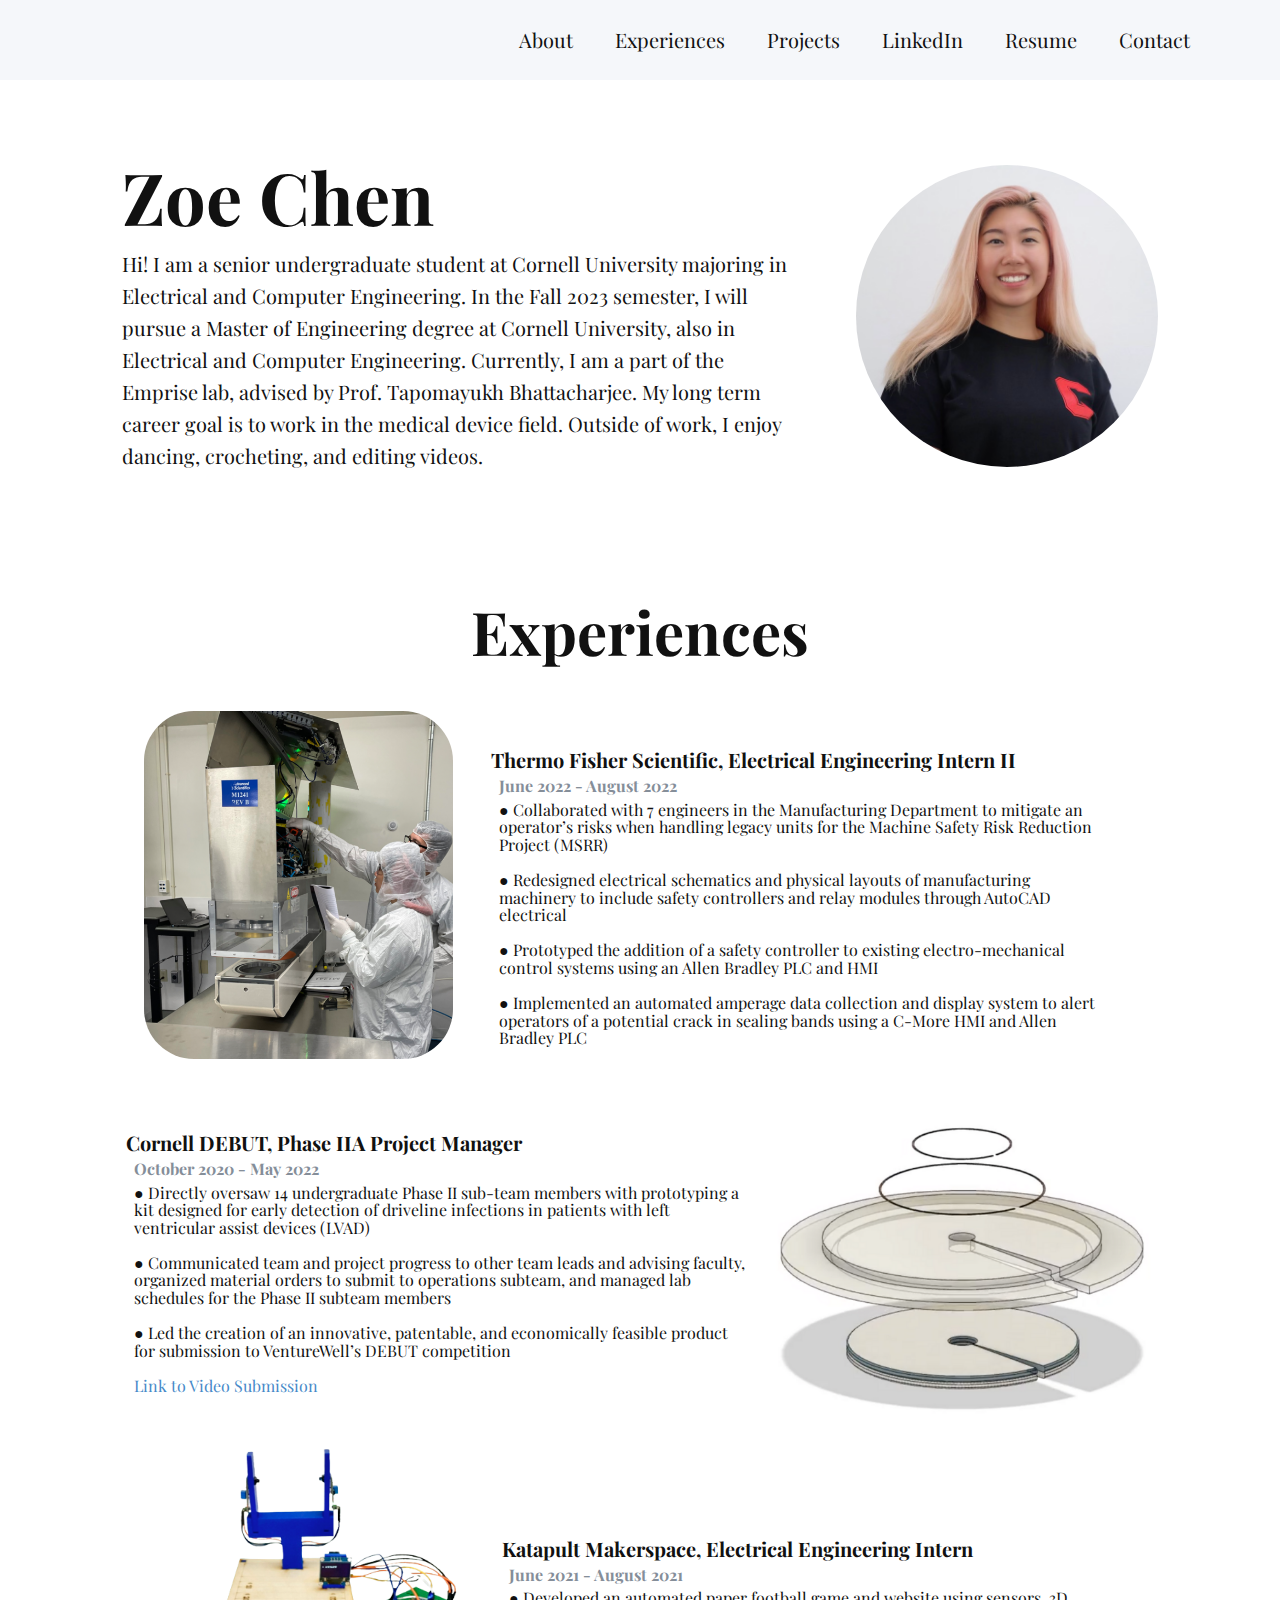
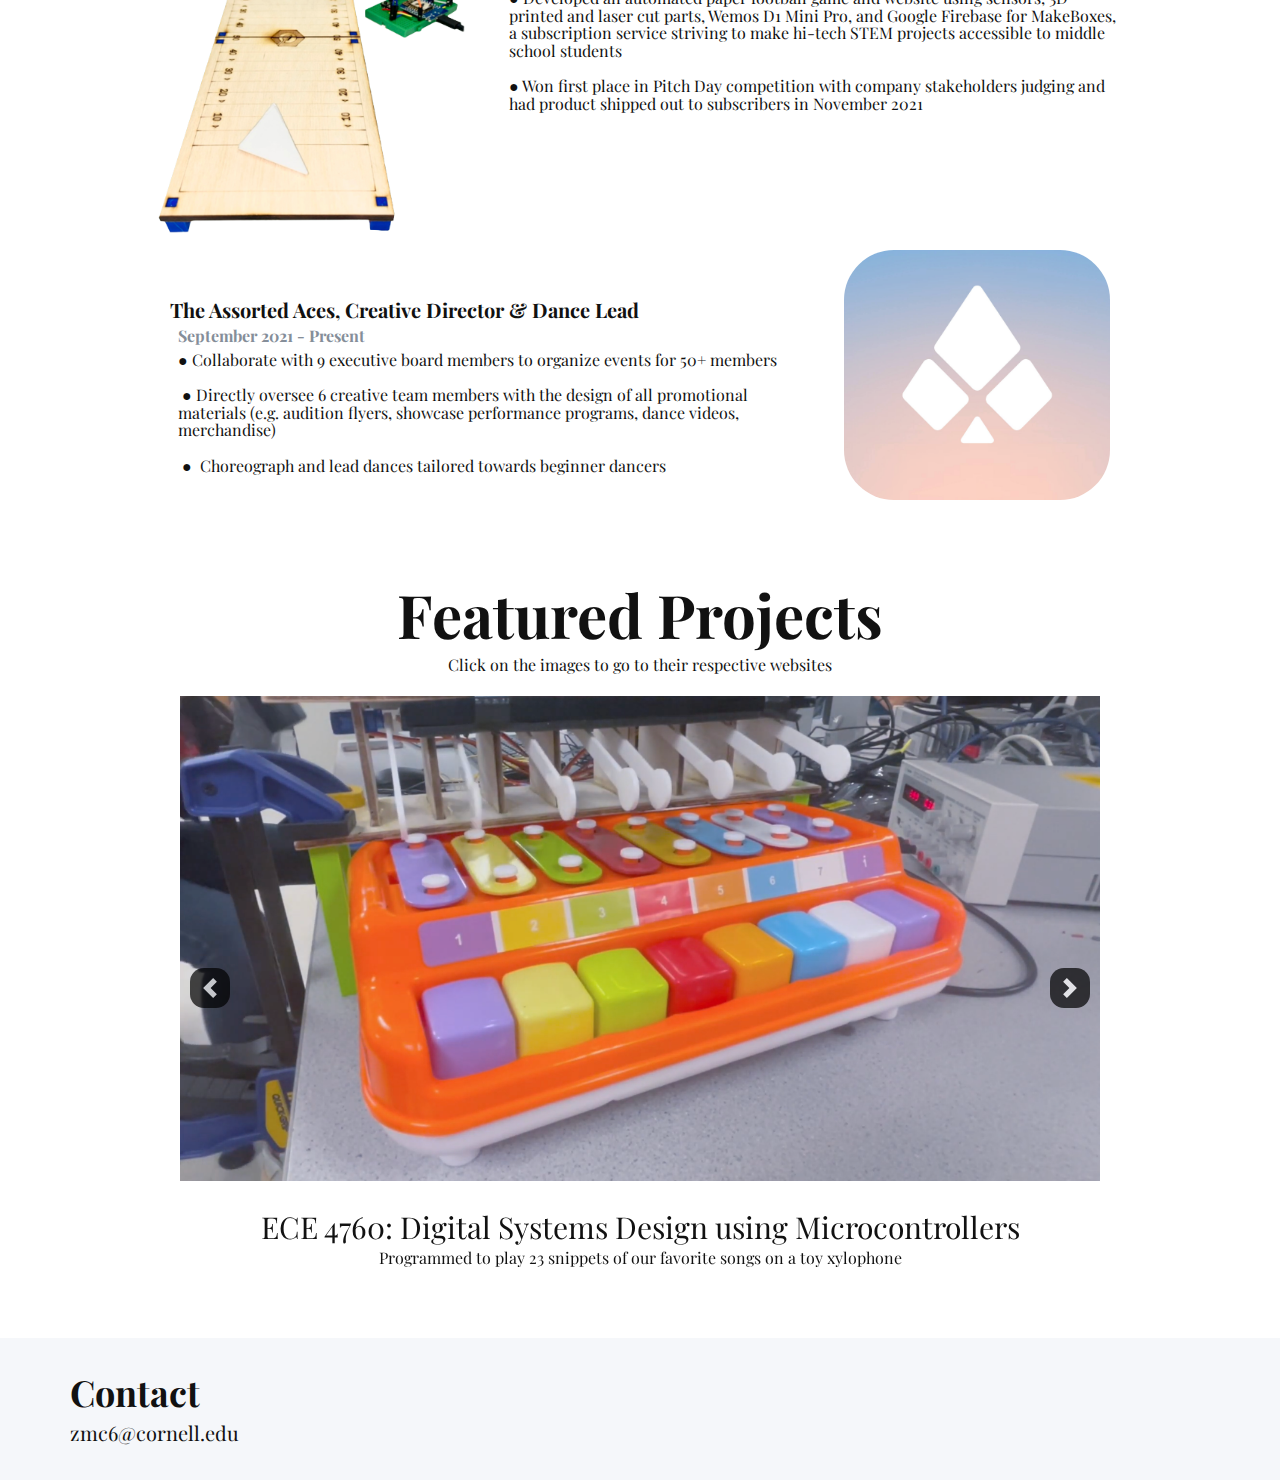
<file: index.html>
<!DOCTYPE html>
<html style="font-size: 16px;">
  <head>
    <meta name="viewport" content="width=device-width, initial-scale=1.0">
    <meta charset="utf-8">
    <meta name="keywords" content="​Rent your home.
Own your life.&nbsp;Start of something great., ​We Elevate the Beauty&nbsp;of Your Home, ​We dwelling elegance do shutters appetite yourself diverted, ​We are the experts in quality business strategy, ​We are the best agency to improve your deals, ​Customized Digital Marketing Service, Contact Us, ​Sign me up!">
    <meta name="description" content="">
    <meta name="page_type" content="np-template-header-footer-from-plugin">
    <title>Home</title>
    <link rel="stylesheet" href="nicepage.css" media="screen">
<link rel="stylesheet" href="Home.css" media="screen">
    <script class="u-script" type="text/javascript" src="jquery.js" defer=""></script>
    <script class="u-script" type="text/javascript" src="nicepage.js" defer=""></script>
    <meta name="generator" content="Nicepage 3.24.1, nicepage.com">
    <link id="u-theme-google-font" rel="stylesheet" href="https://fonts.googleapis.com/css?family=Roboto:100,100i,300,300i,400,400i,500,500i,700,700i,900,900i|Open+Sans:300,300i,400,400i,600,600i,700,700i,800,800i">
    <link id="u-page-google-font" rel="stylesheet" href="https://fonts.googleapis.com/css?family=Playfair+Display:400,400i,500,500i,600,600i,700,700i,800,800i,900,900i">
    
    
    
    
    
    <script type="application/ld+json">{
		"@context": "http://schema.org",
		"@type": "Organization",
		"name": "ZoeWebsite"
}</script>
    <meta name="theme-color" content="#478ac9">
    <meta property="og:title" content="Home">
    <meta property="og:type" content="website">
  </head>
  <body data-home-page="Home.html" data-home-page-title="Home" class="u-body u-xl-mode"><header class="u-clearfix u-header u-palette-5-light-3 u-header" id="sec-0335"><div class="u-clearfix u-sheet u-valign-middle u-sheet-1">
        <nav class="u-align-left u-menu u-menu-dropdown u-offcanvas u-menu-1" data-responsive-from="MD">
          <div class="menu-collapse u-custom-font u-font-playfair-display" style="font-size: 1.25rem; letter-spacing: 0px;">
            <a class="u-button-style u-custom-active-border-color u-custom-active-color u-custom-border u-custom-border-color u-custom-borders u-custom-hover-border-color u-custom-hover-color u-custom-left-right-menu-spacing u-custom-text-active-color u-custom-text-color u-custom-text-hover-color u-custom-top-bottom-menu-spacing u-nav-link" href="#" style="font-size: calc(1em + 8px);">
              <svg class="u-svg-link" preserveAspectRatio="xMidYMin slice" viewBox="0 0 302 302" style=""><use xmlns:xlink="http://www.w3.org/1999/xlink" xlink:href="#svg-5c50"></use></svg>
              <svg xmlns="http://www.w3.org/2000/svg" xmlns:xlink="http://www.w3.org/1999/xlink" version="1.1" id="svg-5c50" x="0px" y="0px" viewBox="0 0 302 302" style="enable-background:new 0 0 302 302;" xml:space="preserve" class="u-svg-content"><g><rect y="36" width="302" height="30"></rect><rect y="236" width="302" height="30"></rect><rect y="136" width="302" height="30"></rect>
</g><g></g><g></g><g></g><g></g><g></g><g></g><g></g><g></g><g></g><g></g><g></g><g></g><g></g><g></g><g></g></svg>
            </a>
          </div>
          <div class="u-custom-menu u-nav-container">
            <ul class="u-custom-font u-font-playfair-display u-nav u-spacing-2 u-unstyled u-nav-1"><li class="u-nav-item"><a class="u-active-grey-5 u-border-active-palette-1-base u-border-hover-palette-1-base u-button-style u-hover-grey-10 u-nav-link u-text-active-black u-text-body-color u-text-hover-grey-90" href="Home.html#carousel_063e" data-page-id="967000369" style="padding: 10px 20px;">About</a>
</li><li class="u-nav-item"><a class="u-active-grey-5 u-border-active-palette-1-base u-border-hover-palette-1-base u-button-style u-hover-grey-10 u-nav-link u-text-active-black u-text-body-color u-text-hover-grey-90" href="Home.html#carousel_7590" data-page-id="967000369" style="padding: 10px 20px;">Experiences</a>
</li><li class="u-nav-item"><a class="u-active-grey-5 u-border-active-palette-1-base u-border-hover-palette-1-base u-button-style u-hover-grey-10 u-nav-link u-text-active-black u-text-body-color u-text-hover-grey-90" href="Home.html#sec-e0c1" data-page-id="967000369" style="padding: 10px 20px;">Projects</a>
</li><li class="u-nav-item"><a class="u-active-grey-5 u-border-active-palette-1-base u-border-hover-palette-1-base u-button-style u-hover-grey-10 u-nav-link u-text-active-black u-text-body-color u-text-hover-grey-90" href="https://www.linkedin.com/in/zoe-chen-6b0a6b197/" target="_blank" style="padding: 10px 20px;">LinkedIn</a>
</li><li class="u-nav-item"><a class="u-active-grey-5 u-border-active-palette-1-base u-border-hover-palette-1-base u-button-style u-file-link u-hover-grey-10 u-nav-link u-text-active-black u-text-body-color u-text-hover-grey-90" href="files/ZoeChen_Resume.pdf" target="_blank" style="padding: 10px 20px;">Resume</a>
</li><li class="u-nav-item"><a class="u-active-grey-5 u-border-active-palette-1-base u-border-hover-palette-1-base u-button-style u-hover-grey-10 u-nav-link u-text-active-black u-text-body-color u-text-hover-grey-90" href="Home.html#carousel_e661" data-page-id="967000369" style="padding: 10px 20px;">Contact</a>
</li></ul>
          </div>
          <div class="u-custom-menu u-nav-container-collapse">
            <div class="u-align-center u-black u-container-style u-inner-container-layout u-opacity u-opacity-95 u-sidenav">
              <div class="u-inner-container-layout u-sidenav-overflow">
                <div class="u-menu-close"></div>
                <ul class="u-align-center u-nav u-popupmenu-items u-unstyled u-nav-2"><li class="u-nav-item"><a class="u-button-style u-nav-link" href="Home.html#carousel_063e" data-page-id="967000369" style="padding: 10px 20px;">About</a>
</li><li class="u-nav-item"><a class="u-button-style u-nav-link" href="Home.html#carousel_7590" data-page-id="967000369" style="padding: 10px 20px;">Experiences</a>
</li><li class="u-nav-item"><a class="u-button-style u-nav-link" href="Home.html#sec-e0c1" data-page-id="967000369" style="padding: 10px 20px;">Projects</a>
</li><li class="u-nav-item"><a class="u-button-style u-nav-link" href="https://www.linkedin.com/in/zoe-chen-6b0a6b197/" target="_blank" style="padding: 10px 20px;">LinkedIn</a>
</li><li class="u-nav-item"><a class="u-button-style u-nav-link" href="files/ZoeChen_Resume.pdf" target="_blank" style="padding: 10px 20px;">Resume</a>
</li><li class="u-nav-item"><a class="u-button-style u-nav-link" href="Home.html#carousel_e661" data-page-id="967000369" style="padding: 10px 20px;">Contact</a>
</li></ul>
              </div>
            </div>
            <div class="u-black u-menu-overlay u-opacity u-opacity-70"></div>
          </div>
        </nav>
      </div></header>
    <section class="skrollable u-align-left u-clearfix u-white u-section-1" src="" id="carousel_063e">
      <div class="u-clearfix u-sheet u-sheet-1">
        <h1 class="u-custom-font u-font-playfair-display u-text u-title u-text-1">Zoe Chen</h1>
        <p class="u-custom-font u-font-playfair-display u-large-text u-text u-text-variant u-text-2">Hi! I am a senior undergraduate student at Cornell University majoring in Electrical and Computer Engineering. In the Fall 2023 semester, I will pursue a Master of Engineering degree at Cornell University, also in Electrical and Computer Engineering. Currently, I am a part of the Emprise lab, advised by Prof. Tapomayukh Bhattacharjee. My long term career goal is to work in the medical device field. Outside of work, I enjoy dancing, crocheting, and editing videos.</p>
        <div class="u-image u-image-circle u-image-1" alt="" data-image-width="1528" data-image-height="1248"></div>
      </div>
    </section>
    <section class="u-clearfix u-white u-section-2" id="carousel_7590">
      <div class="u-clearfix u-sheet u-sheet-1">
        <h1 class="u-align-center u-custom-font u-font-playfair-display u-text u-title u-text-1">Experiences</h1>
        <img class="u-image u-image-round u-radius-50 u-image-1" src="images/Screenshot2023-01-09at9.36.56PM.png" alt="" data-image-width="564" data-image-height="706">
        <h1 class="u-align-left u-custom-font u-font-playfair-display u-text u-title u-text-2">Thermo Fisher Scientific, Electrical Engineering Intern II</h1>
        <h1 class="u-align-left u-custom-font u-font-playfair-display u-text u-text-palette-5-dark-1 u-title u-text-3">June 2022 - August 2022</h1>
        <h1 class="u-align-left u-custom-font u-font-playfair-display u-text u-title u-text-4">● Collaborated with 7 engineers in the Manufacturing Department to mitigate an operator’s risks when handling legacy units for the Machine
Safety Risk Reduction Project (MSRR)&nbsp;<br>
          <br>● Redesigned electrical schematics and physical layouts of manufacturing machinery to include safety controllers and relay modules through
AutoCAD electrical&nbsp;<br>
          <br>● Prototyped the addition of a safety controller to existing electro-mechanical control systems using an Allen Bradley PLC and HMI&nbsp;<br>
          <br>● Implemented an automated amperage data collection and display system to alert operators of a potential crack in sealing bands using a C-More
HMI and Allen Bradley PLC 
        </h1>
        <img class="u-image u-image-default u-image-2" src="images/Screenshot2023-01-09at9.33.57PM.png" alt="" data-image-width="2088" data-image-height="1328">
        <h1 class="u-align-left u-custom-font u-font-playfair-display u-text u-title u-text-5">Cornell DEBUT, Phase IIA Project Manager&nbsp;</h1>
        <h1 class="u-align-left u-custom-font u-font-playfair-display u-text u-text-palette-5-dark-1 u-title u-text-6">October 2020 - May 2022</h1>
        <h1 class="u-align-left u-custom-font u-font-playfair-display u-text u-title u-text-7"> ● Directly oversaw 14 undergraduate Phase II sub-team members with prototyping a kit designed for early detection of driveline infections in
patients with left ventricular assist devices (LVAD)&nbsp;<br>
          <br>● Communicated team and project progress to other team leads and advising faculty, organized material orders to submit to operations subteam,
and managed lab schedules for the Phase II subteam members&nbsp;<br>
          <br>● Led the creation of an innovative, patentable, and economically feasible product for submission to VentureWell’s DEBUT competition&nbsp;<br>
          <br>
          <a href="https://www.youtube.com/watch?app=desktop&amp;v=JwfHnsspys4" class="u-active-none u-border-none u-btn u-button-link u-button-style u-hover-none u-none u-text-palette-1-base u-btn-1" target="_blank">Link to Video Submission</a>
        </h1>
        <img class="u-image u-image-default u-image-3" src="images/Screenshot_2023-01-09_at_10.08.30_PM-removebg-preview.png" alt="" data-image-width="432" data-image-height="577">
        <h1 class="u-align-left u-custom-font u-font-playfair-display u-text u-title u-text-8">Katapult Makerspace, Electrical Engineering Intern</h1>
        <h1 class="u-align-left u-custom-font u-font-playfair-display u-text u-text-palette-5-dark-1 u-title u-text-9">June 2021 - August 2021</h1>
        <h1 class="u-align-left u-custom-font u-font-playfair-display u-text u-title u-text-10"> ● Developed an automated paper football game and website using sensors, 3D printed and laser cut parts, Wemos D1 Mini Pro, and Google
Firebase for MakeBoxes, a subscription service striving to make hi-tech STEM projects accessible to middle school students&nbsp;<br>
          <br>● Won first place in Pitch Day competition with company stakeholders judging and had product shipped out to subscribers in November 2021&nbsp;
        </h1>
        <img class="u-image u-image-round u-radius-50 u-image-4" src="images/Screenshot2023-01-09at10.13.23PM.png" alt="" data-image-width="1404" data-image-height="1404">
        <h1 class="u-align-left u-custom-font u-font-playfair-display u-text u-title u-text-11">The Assorted Aces, Creative Director &amp; Dance Lead</h1>
        <h1 class="u-align-left u-custom-font u-font-playfair-display u-text u-text-palette-5-dark-1 u-title u-text-12">September 2021 - Present</h1>
        <h1 class="u-align-left u-custom-font u-font-playfair-display u-text u-title u-text-13"> ● Collaborate with 9 executive board members to organize events for 50+ members<br>
          <br>&nbsp;● Directly oversee 6 creative team members with the design of all promotional materials (e.g. audition flyers, showcase performance programs, dance videos, ​merchandise)<br>
          <br>&nbsp;●&nbsp; ​Choreograph and lead dances tailored towards beginner dancers<br>
        </h1>
      </div>
    </section>
    <section class="u-clearfix u-white u-section-3" id="sec-e0c1">
      <div class="u-clearfix u-sheet u-sheet-1">
        <h1 class="u-align-center u-custom-font u-font-playfair-display u-text u-title u-text-1">Featured Projects</h1>
        <h1 class="u-align-center u-custom-font u-font-playfair-display u-text u-title u-text-2">
          <span style="font-weight: normal;">Click on the images to go to their respective websites</span>
        </h1>
        <div class="u-carousel u-gallery u-layout-carousel u-lightbox u-no-transition u-show-text-on-hover u-gallery-1" data-interval="5000" data-u-ride="carousel" id="carousel-d49b">
          <ol class="u-absolute-hcenter u-carousel-indicators u-hidden u-carousel-indicators-1">
            <li data-u-target="#carousel-d49b" data-u-slide-to="0" class="u-active u-grey-70 u-shape-circle" style="width: 10px; height: 10px;"></li>
            <li data-u-target="#carousel-d49b" data-u-slide-to="1" class="u-grey-70 u-shape-circle" style="width: 10px; height: 10px;"></li>
          </ol>
          <div class="u-carousel-inner u-gallery-inner" role="listbox">
            <div class="u-active u-carousel-item u-gallery-item u-carousel-item-1" data-href="https://pages.github.coecis.cornell.edu/hwm44/ece4760/Home.html" data-target="_blank">
              <div class="u-back-slide" data-image-width="1542" data-image-height="860">
                <img class="u-back-image u-expanded" src="images/Screenshot2023-01-09at10.39.03PM.png" alt="">
              </div>
              <div class="u-align-center u-over-slide u-valign-bottom u-over-slide-1">
                <h3 class="u-custom-font u-font-playfair-display u-gallery-heading" style="">ECE 4760: Digital Systems Design using Microcontrollers</h3>
                <p class="u-custom-font u-font-playfair-display u-gallery-text">Programmed to play 23 snippets of our favorite songs on a toy xylophone</p>
              </div>
            </div>
            <div class="u-carousel-item u-gallery-item u-carousel-item-2" data-href="https://pages.github.coecis.cornell.edu/zmc6/ece3400/" data-target="_blank">
              <div class="u-back-slide" data-image-width="1904" data-image-height="1318">
                <img class="u-back-image u-expanded u-back-image-2" src="images/Screenshot2023-01-09at10.54.36PM.png">
              </div>
              <div class="u-align-center u-over-slide u-valign-bottom u-over-slide-2">
                <h3 class="u-custom-font u-font-playfair-display u-gallery-heading" style="">ECE 3400: Intelligent Physical Systems</h3>
                <p class="u-custom-font u-font-playfair-display u-gallery-text">Robot capable of navigating through a maze using PID control and performing FFT calculations through an Arduino Every.</p>
              </div>
            </div>
          </div>
          <a class="u-absolute-vcenter u-black u-carousel-control u-carousel-control-prev u-icon-rounded u-opacity u-opacity-70 u-radius-14 u-spacing-10 u-carousel-control-1" href="#carousel-d49b" role="button" data-u-slide="prev">
            <span aria-hidden="true">
              <svg viewBox="0 0 8 8"><path d="M5.25 0l-4 4 4 4 1.5-1.5-2.5-2.5 2.5-2.5-1.5-1.5z"></path></svg>
            </span>
            <span class="sr-only">
              <svg viewBox="0 0 8 8"><path d="M5.25 0l-4 4 4 4 1.5-1.5-2.5-2.5 2.5-2.5-1.5-1.5z"></path></svg>
            </span>
          </a>
          <a class="u-absolute-vcenter u-black u-carousel-control u-carousel-control-next u-icon-rounded u-opacity u-opacity-70 u-radius-14 u-spacing-10 u-carousel-control-2" href="#carousel-d49b" role="button" data-u-slide="next">
            <span aria-hidden="true">
              <svg viewBox="0 0 8 8"><path d="M2.75 0l-1.5 1.5 2.5 2.5-2.5 2.5 1.5 1.5 4-4-4-4z"></path></svg>
            </span>
            <span class="sr-only">
              <svg viewBox="0 0 8 8"><path d="M2.75 0l-1.5 1.5 2.5 2.5-2.5 2.5 1.5 1.5 4-4-4-4z"></path></svg>
            </span>
          </a>
        </div>
      </div>
    </section>
    <section class="u-clearfix u-palette-5-light-3 u-section-4" id="carousel_e661">
      <div class="u-clearfix u-sheet u-valign-middle u-sheet-1">
        <h2 class="u-custom-font u-font-playfair-display u-text u-text-default u-text-1">Contact</h2>
        <h5 class="u-custom-font u-font-playfair-display u-text u-text-2">zmc6@cornell.edu</h5>
      </div>
    </section>
  </body>
</html>
</file>
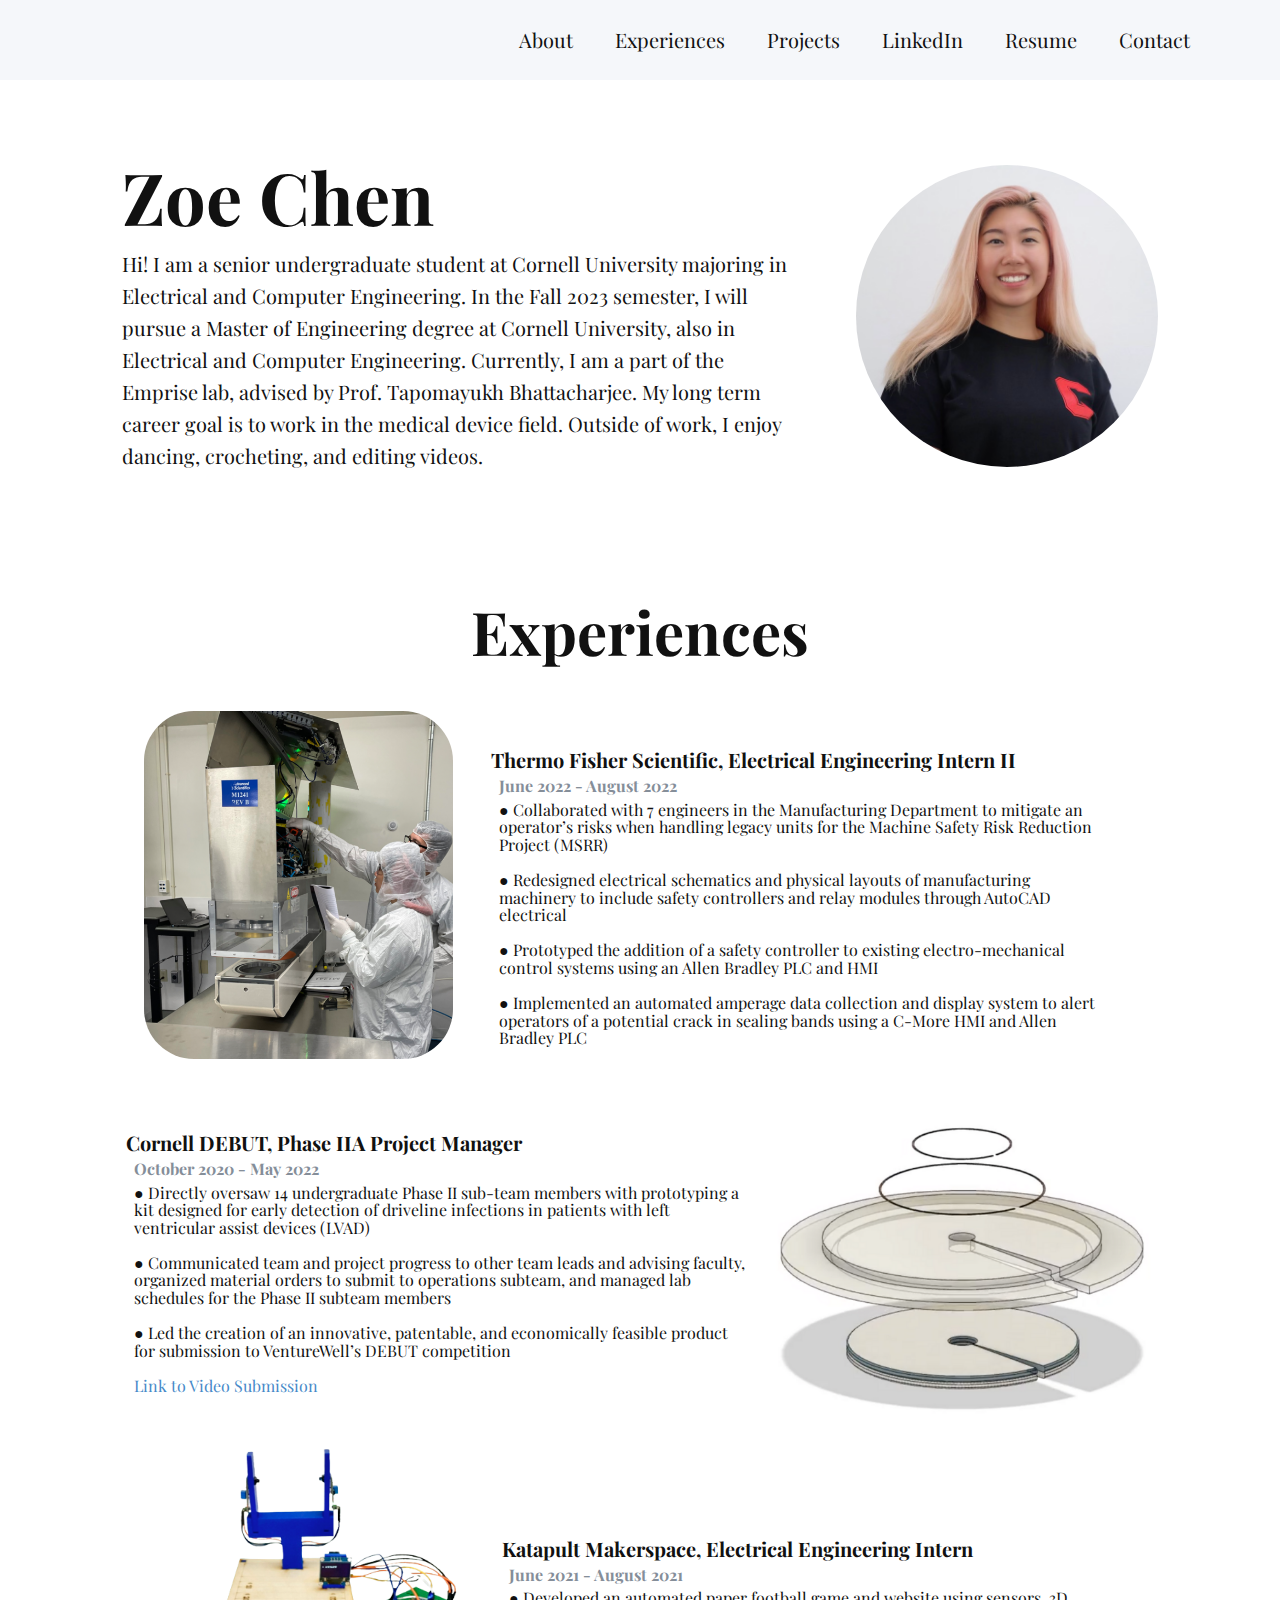
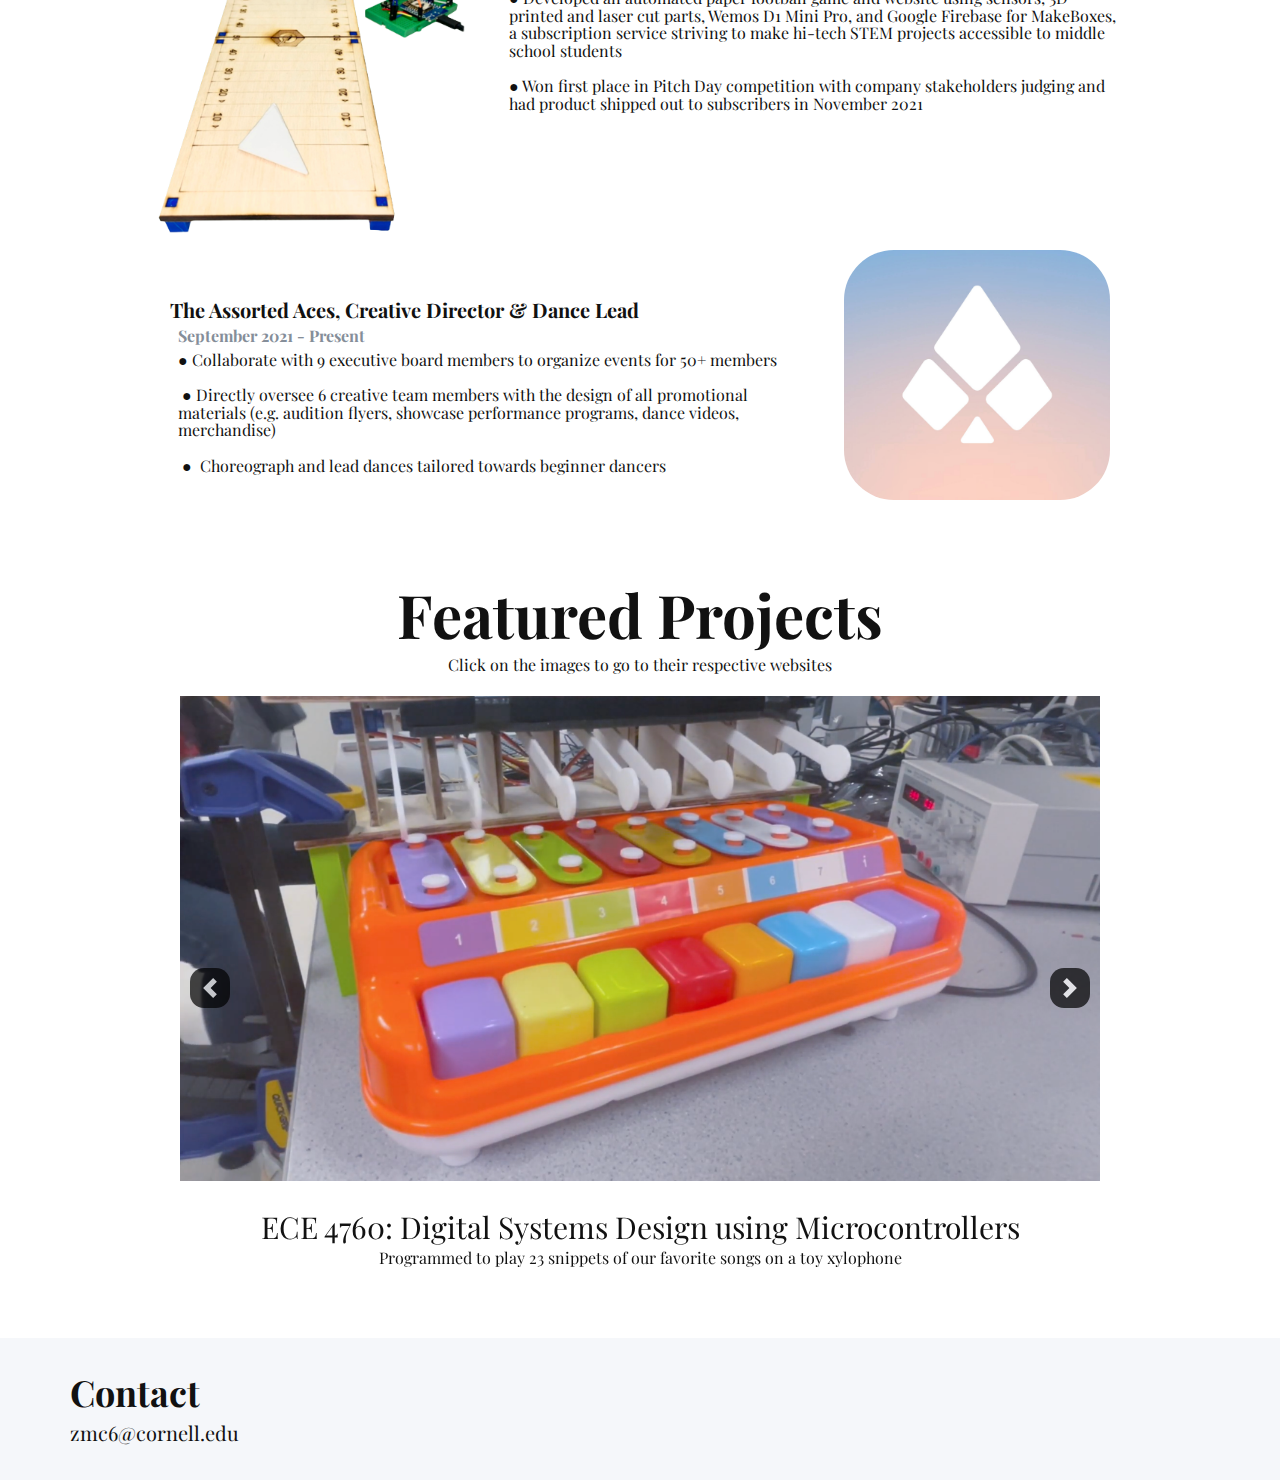
<file: Home.html>
<!DOCTYPE html>
<html style="font-size: 16px;">
  <head>
    <meta name="viewport" content="width=device-width, initial-scale=1.0">
    <meta charset="utf-8">
    <meta name="keywords" content="​Rent your home.
Own your life.&nbsp;Start of something great., ​We Elevate the Beauty&nbsp;of Your Home, ​We dwelling elegance do shutters appetite yourself diverted, ​We are the experts in quality business strategy, ​We are the best agency to improve your deals, ​Customized Digital Marketing Service, Contact Us, ​Sign me up!">
    <meta name="description" content="">
    <meta name="page_type" content="np-template-header-footer-from-plugin">
    <title>Home</title>
    <link rel="stylesheet" href="nicepage.css" media="screen">
<link rel="stylesheet" href="Home.css" media="screen">
    <script class="u-script" type="text/javascript" src="jquery.js" defer=""></script>
    <script class="u-script" type="text/javascript" src="nicepage.js" defer=""></script>
    <meta name="generator" content="Nicepage 3.24.1, nicepage.com">
    <link id="u-theme-google-font" rel="stylesheet" href="https://fonts.googleapis.com/css?family=Roboto:100,100i,300,300i,400,400i,500,500i,700,700i,900,900i|Open+Sans:300,300i,400,400i,600,600i,700,700i,800,800i">
    <link id="u-page-google-font" rel="stylesheet" href="https://fonts.googleapis.com/css?family=Playfair+Display:400,400i,500,500i,600,600i,700,700i,800,800i,900,900i">
    
    
    
    
    
    <script type="application/ld+json">{
		"@context": "http://schema.org",
		"@type": "Organization",
		"name": "ZoeWebsite"
}</script>
    <meta name="theme-color" content="#478ac9">
    <meta property="og:title" content="Home">
    <meta property="og:type" content="website">
  </head>
  <body class="u-body u-xl-mode"><header class="u-clearfix u-header u-palette-5-light-3 u-header" id="sec-0335"><div class="u-clearfix u-sheet u-valign-middle u-sheet-1">
        <nav class="u-align-left u-menu u-menu-dropdown u-offcanvas u-menu-1" data-responsive-from="MD">
          <div class="menu-collapse u-custom-font u-font-playfair-display" style="font-size: 1.25rem; letter-spacing: 0px;">
            <a class="u-button-style u-custom-active-border-color u-custom-active-color u-custom-border u-custom-border-color u-custom-borders u-custom-hover-border-color u-custom-hover-color u-custom-left-right-menu-spacing u-custom-text-active-color u-custom-text-color u-custom-text-hover-color u-custom-top-bottom-menu-spacing u-nav-link" href="#" style="font-size: calc(1em + 8px);">
              <svg class="u-svg-link" preserveAspectRatio="xMidYMin slice" viewBox="0 0 302 302" style=""><use xmlns:xlink="http://www.w3.org/1999/xlink" xlink:href="#svg-5c50"></use></svg>
              <svg xmlns="http://www.w3.org/2000/svg" xmlns:xlink="http://www.w3.org/1999/xlink" version="1.1" id="svg-5c50" x="0px" y="0px" viewBox="0 0 302 302" style="enable-background:new 0 0 302 302;" xml:space="preserve" class="u-svg-content"><g><rect y="36" width="302" height="30"></rect><rect y="236" width="302" height="30"></rect><rect y="136" width="302" height="30"></rect>
</g><g></g><g></g><g></g><g></g><g></g><g></g><g></g><g></g><g></g><g></g><g></g><g></g><g></g><g></g><g></g></svg>
            </a>
          </div>
          <div class="u-custom-menu u-nav-container">
            <ul class="u-custom-font u-font-playfair-display u-nav u-spacing-2 u-unstyled u-nav-1"><li class="u-nav-item"><a class="u-active-grey-5 u-border-active-palette-1-base u-border-hover-palette-1-base u-button-style u-hover-grey-10 u-nav-link u-text-active-black u-text-body-color u-text-hover-grey-90" href="Home.html#carousel_063e" data-page-id="967000369" style="padding: 10px 20px;">About</a>
</li><li class="u-nav-item"><a class="u-active-grey-5 u-border-active-palette-1-base u-border-hover-palette-1-base u-button-style u-hover-grey-10 u-nav-link u-text-active-black u-text-body-color u-text-hover-grey-90" href="Home.html#carousel_7590" data-page-id="967000369" style="padding: 10px 20px;">Experiences</a>
</li><li class="u-nav-item"><a class="u-active-grey-5 u-border-active-palette-1-base u-border-hover-palette-1-base u-button-style u-hover-grey-10 u-nav-link u-text-active-black u-text-body-color u-text-hover-grey-90" href="Home.html#sec-e0c1" data-page-id="967000369" style="padding: 10px 20px;">Projects</a>
</li><li class="u-nav-item"><a class="u-active-grey-5 u-border-active-palette-1-base u-border-hover-palette-1-base u-button-style u-hover-grey-10 u-nav-link u-text-active-black u-text-body-color u-text-hover-grey-90" href="https://www.linkedin.com/in/zoe-chen-6b0a6b197/" target="_blank" style="padding: 10px 20px;">LinkedIn</a>
</li><li class="u-nav-item"><a class="u-active-grey-5 u-border-active-palette-1-base u-border-hover-palette-1-base u-button-style u-file-link u-hover-grey-10 u-nav-link u-text-active-black u-text-body-color u-text-hover-grey-90" href="files/ZoeChen_Resume.pdf" target="_blank" style="padding: 10px 20px;">Resume</a>
</li><li class="u-nav-item"><a class="u-active-grey-5 u-border-active-palette-1-base u-border-hover-palette-1-base u-button-style u-hover-grey-10 u-nav-link u-text-active-black u-text-body-color u-text-hover-grey-90" href="Home.html#carousel_e661" data-page-id="967000369" style="padding: 10px 20px;">Contact</a>
</li></ul>
          </div>
          <div class="u-custom-menu u-nav-container-collapse">
            <div class="u-align-center u-black u-container-style u-inner-container-layout u-opacity u-opacity-95 u-sidenav">
              <div class="u-inner-container-layout u-sidenav-overflow">
                <div class="u-menu-close"></div>
                <ul class="u-align-center u-nav u-popupmenu-items u-unstyled u-nav-2"><li class="u-nav-item"><a class="u-button-style u-nav-link" href="Home.html#carousel_063e" data-page-id="967000369" style="padding: 10px 20px;">About</a>
</li><li class="u-nav-item"><a class="u-button-style u-nav-link" href="Home.html#carousel_7590" data-page-id="967000369" style="padding: 10px 20px;">Experiences</a>
</li><li class="u-nav-item"><a class="u-button-style u-nav-link" href="Home.html#sec-e0c1" data-page-id="967000369" style="padding: 10px 20px;">Projects</a>
</li><li class="u-nav-item"><a class="u-button-style u-nav-link" href="https://www.linkedin.com/in/zoe-chen-6b0a6b197/" target="_blank" style="padding: 10px 20px;">LinkedIn</a>
</li><li class="u-nav-item"><a class="u-button-style u-nav-link" href="files/ZoeChen_Resume.pdf" target="_blank" style="padding: 10px 20px;">Resume</a>
</li><li class="u-nav-item"><a class="u-button-style u-nav-link" href="Home.html#carousel_e661" data-page-id="967000369" style="padding: 10px 20px;">Contact</a>
</li></ul>
              </div>
            </div>
            <div class="u-black u-menu-overlay u-opacity u-opacity-70"></div>
          </div>
        </nav>
      </div></header>
    <section class="skrollable u-align-left u-clearfix u-white u-section-1" src="" id="carousel_063e">
      <div class="u-clearfix u-sheet u-sheet-1">
        <h1 class="u-custom-font u-font-playfair-display u-text u-title u-text-1">Zoe Chen</h1>
        <p class="u-custom-font u-font-playfair-display u-large-text u-text u-text-variant u-text-2">Hi! I am a senior undergraduate student at Cornell University majoring in Electrical and Computer Engineering. In the Fall 2023 semester, I will pursue a Master of Engineering degree at Cornell University, also in Electrical and Computer Engineering. Currently, I am a part of the Emprise lab, advised by Prof. Tapomayukh Bhattacharjee. My long term career goal is to work in the medical device field. Outside of work, I enjoy dancing, crocheting, and editing videos.</p>
        <div class="u-image u-image-circle u-image-1" alt="" data-image-width="1528" data-image-height="1248"></div>
      </div>
    </section>
    <section class="u-clearfix u-white u-section-2" id="carousel_7590">
      <div class="u-clearfix u-sheet u-sheet-1">
        <h1 class="u-align-center u-custom-font u-font-playfair-display u-text u-title u-text-1">Experiences</h1>
        <img class="u-image u-image-round u-radius-50 u-image-1" src="images/Screenshot2023-01-09at9.36.56PM.png" alt="" data-image-width="564" data-image-height="706">
        <h1 class="u-align-left u-custom-font u-font-playfair-display u-text u-title u-text-2">Thermo Fisher Scientific, Electrical Engineering Intern II</h1>
        <h1 class="u-align-left u-custom-font u-font-playfair-display u-text u-text-palette-5-dark-1 u-title u-text-3">June 2022 - August 2022</h1>
        <h1 class="u-align-left u-custom-font u-font-playfair-display u-text u-title u-text-4">● Collaborated with 7 engineers in the Manufacturing Department to mitigate an operator’s risks when handling legacy units for the Machine
Safety Risk Reduction Project (MSRR)&nbsp;<br>
          <br>● Redesigned electrical schematics and physical layouts of manufacturing machinery to include safety controllers and relay modules through
AutoCAD electrical&nbsp;<br>
          <br>● Prototyped the addition of a safety controller to existing electro-mechanical control systems using an Allen Bradley PLC and HMI&nbsp;<br>
          <br>● Implemented an automated amperage data collection and display system to alert operators of a potential crack in sealing bands using a C-More
HMI and Allen Bradley PLC 
        </h1>
        <img class="u-image u-image-default u-image-2" src="images/Screenshot2023-01-09at9.33.57PM.png" alt="" data-image-width="2088" data-image-height="1328">
        <h1 class="u-align-left u-custom-font u-font-playfair-display u-text u-title u-text-5">Cornell DEBUT, Phase IIA Project Manager&nbsp;</h1>
        <h1 class="u-align-left u-custom-font u-font-playfair-display u-text u-text-palette-5-dark-1 u-title u-text-6">October 2020 - May 2022</h1>
        <h1 class="u-align-left u-custom-font u-font-playfair-display u-text u-title u-text-7"> ● Directly oversaw 14 undergraduate Phase II sub-team members with prototyping a kit designed for early detection of driveline infections in
patients with left ventricular assist devices (LVAD)&nbsp;<br>
          <br>● Communicated team and project progress to other team leads and advising faculty, organized material orders to submit to operations subteam,
and managed lab schedules for the Phase II subteam members&nbsp;<br>
          <br>● Led the creation of an innovative, patentable, and economically feasible product for submission to VentureWell’s DEBUT competition&nbsp;<br>
          <br>
          <a href="https://www.youtube.com/watch?app=desktop&amp;v=JwfHnsspys4" class="u-active-none u-border-none u-btn u-button-link u-button-style u-hover-none u-none u-text-palette-1-base u-btn-1" target="_blank">Link to Video Submission</a>
        </h1>
        <img class="u-image u-image-default u-image-3" src="images/Screenshot_2023-01-09_at_10.08.30_PM-removebg-preview.png" alt="" data-image-width="432" data-image-height="577">
        <h1 class="u-align-left u-custom-font u-font-playfair-display u-text u-title u-text-8">Katapult Makerspace, Electrical Engineering Intern</h1>
        <h1 class="u-align-left u-custom-font u-font-playfair-display u-text u-text-palette-5-dark-1 u-title u-text-9">June 2021 - August 2021</h1>
        <h1 class="u-align-left u-custom-font u-font-playfair-display u-text u-title u-text-10"> ● Developed an automated paper football game and website using sensors, 3D printed and laser cut parts, Wemos D1 Mini Pro, and Google
Firebase for MakeBoxes, a subscription service striving to make hi-tech STEM projects accessible to middle school students&nbsp;<br>
          <br>● Won first place in Pitch Day competition with company stakeholders judging and had product shipped out to subscribers in November 2021&nbsp;
        </h1>
        <img class="u-image u-image-round u-radius-50 u-image-4" src="images/Screenshot2023-01-09at10.13.23PM.png" alt="" data-image-width="1404" data-image-height="1404">
        <h1 class="u-align-left u-custom-font u-font-playfair-display u-text u-title u-text-11">The Assorted Aces, Creative Director &amp; Dance Lead</h1>
        <h1 class="u-align-left u-custom-font u-font-playfair-display u-text u-text-palette-5-dark-1 u-title u-text-12">September 2021 - Present</h1>
        <h1 class="u-align-left u-custom-font u-font-playfair-display u-text u-title u-text-13"> ● Collaborate with 9 executive board members to organize events for 50+ members<br>
          <br>&nbsp;● Directly oversee 6 creative team members with the design of all promotional materials (e.g. audition flyers, showcase performance programs, dance videos, ​merchandise)<br>
          <br>&nbsp;●&nbsp; ​Choreograph and lead dances tailored towards beginner dancers<br>
        </h1>
      </div>
    </section>
    <section class="u-clearfix u-white u-section-3" id="sec-e0c1">
      <div class="u-clearfix u-sheet u-sheet-1">
        <h1 class="u-align-center u-custom-font u-font-playfair-display u-text u-title u-text-1">Featured Projects</h1>
        <h1 class="u-align-center u-custom-font u-font-playfair-display u-text u-title u-text-2">
          <span style="font-weight: normal;">Click on the images to go to their respective websites</span>
        </h1>
        <div class="u-carousel u-gallery u-layout-carousel u-lightbox u-no-transition u-show-text-on-hover u-gallery-1" data-interval="5000" data-u-ride="carousel" id="carousel-d49b">
          <ol class="u-absolute-hcenter u-carousel-indicators u-hidden u-carousel-indicators-1">
            <li data-u-target="#carousel-d49b" data-u-slide-to="0" class="u-active u-grey-70 u-shape-circle" style="width: 10px; height: 10px;"></li>
            <li data-u-target="#carousel-d49b" data-u-slide-to="1" class="u-grey-70 u-shape-circle" style="width: 10px; height: 10px;"></li>
          </ol>
          <div class="u-carousel-inner u-gallery-inner" role="listbox">
            <div class="u-active u-carousel-item u-gallery-item u-carousel-item-1" data-href="https://pages.github.coecis.cornell.edu/hwm44/ece4760/Home.html" data-target="_blank">
              <div class="u-back-slide" data-image-width="1542" data-image-height="860">
                <img class="u-back-image u-expanded" src="images/Screenshot2023-01-09at10.39.03PM.png" alt="">
              </div>
              <div class="u-align-center u-over-slide u-valign-bottom u-over-slide-1">
                <h3 class="u-custom-font u-font-playfair-display u-gallery-heading" style="">ECE 4760: Digital Systems Design using Microcontrollers</h3>
                <p class="u-custom-font u-font-playfair-display u-gallery-text">Programmed to play 23 snippets of our favorite songs on a toy xylophone</p>
              </div>
            </div>
            <div class="u-carousel-item u-gallery-item u-carousel-item-2" data-href="https://pages.github.coecis.cornell.edu/zmc6/ece3400/" data-target="_blank">
              <div class="u-back-slide" data-image-width="1904" data-image-height="1318">
                <img class="u-back-image u-expanded u-back-image-2" src="images/Screenshot2023-01-09at10.54.36PM.png">
              </div>
              <div class="u-align-center u-over-slide u-valign-bottom u-over-slide-2">
                <h3 class="u-custom-font u-font-playfair-display u-gallery-heading" style="">ECE 3400: Intelligent Physical Systems</h3>
                <p class="u-custom-font u-font-playfair-display u-gallery-text">Robot capable of navigating through a maze using PID control and performing FFT calculations through an Arduino Every.</p>
              </div>
            </div>
          </div>
          <a class="u-absolute-vcenter u-black u-carousel-control u-carousel-control-prev u-icon-rounded u-opacity u-opacity-70 u-radius-14 u-spacing-10 u-carousel-control-1" href="#carousel-d49b" role="button" data-u-slide="prev">
            <span aria-hidden="true">
              <svg viewBox="0 0 8 8"><path d="M5.25 0l-4 4 4 4 1.5-1.5-2.5-2.5 2.5-2.5-1.5-1.5z"></path></svg>
            </span>
            <span class="sr-only">
              <svg viewBox="0 0 8 8"><path d="M5.25 0l-4 4 4 4 1.5-1.5-2.5-2.5 2.5-2.5-1.5-1.5z"></path></svg>
            </span>
          </a>
          <a class="u-absolute-vcenter u-black u-carousel-control u-carousel-control-next u-icon-rounded u-opacity u-opacity-70 u-radius-14 u-spacing-10 u-carousel-control-2" href="#carousel-d49b" role="button" data-u-slide="next">
            <span aria-hidden="true">
              <svg viewBox="0 0 8 8"><path d="M2.75 0l-1.5 1.5 2.5 2.5-2.5 2.5 1.5 1.5 4-4-4-4z"></path></svg>
            </span>
            <span class="sr-only">
              <svg viewBox="0 0 8 8"><path d="M2.75 0l-1.5 1.5 2.5 2.5-2.5 2.5 1.5 1.5 4-4-4-4z"></path></svg>
            </span>
          </a>
        </div>
      </div>
    </section>
    <section class="u-clearfix u-palette-5-light-3 u-section-4" id="carousel_e661">
      <div class="u-clearfix u-sheet u-valign-middle u-sheet-1">
        <h2 class="u-custom-font u-font-playfair-display u-text u-text-default u-text-1">Contact</h2>
        <h5 class="u-custom-font u-font-playfair-display u-text u-text-2">zmc6@cornell.edu</h5>
      </div>
    </section>
  </body>
</html>
</file>
